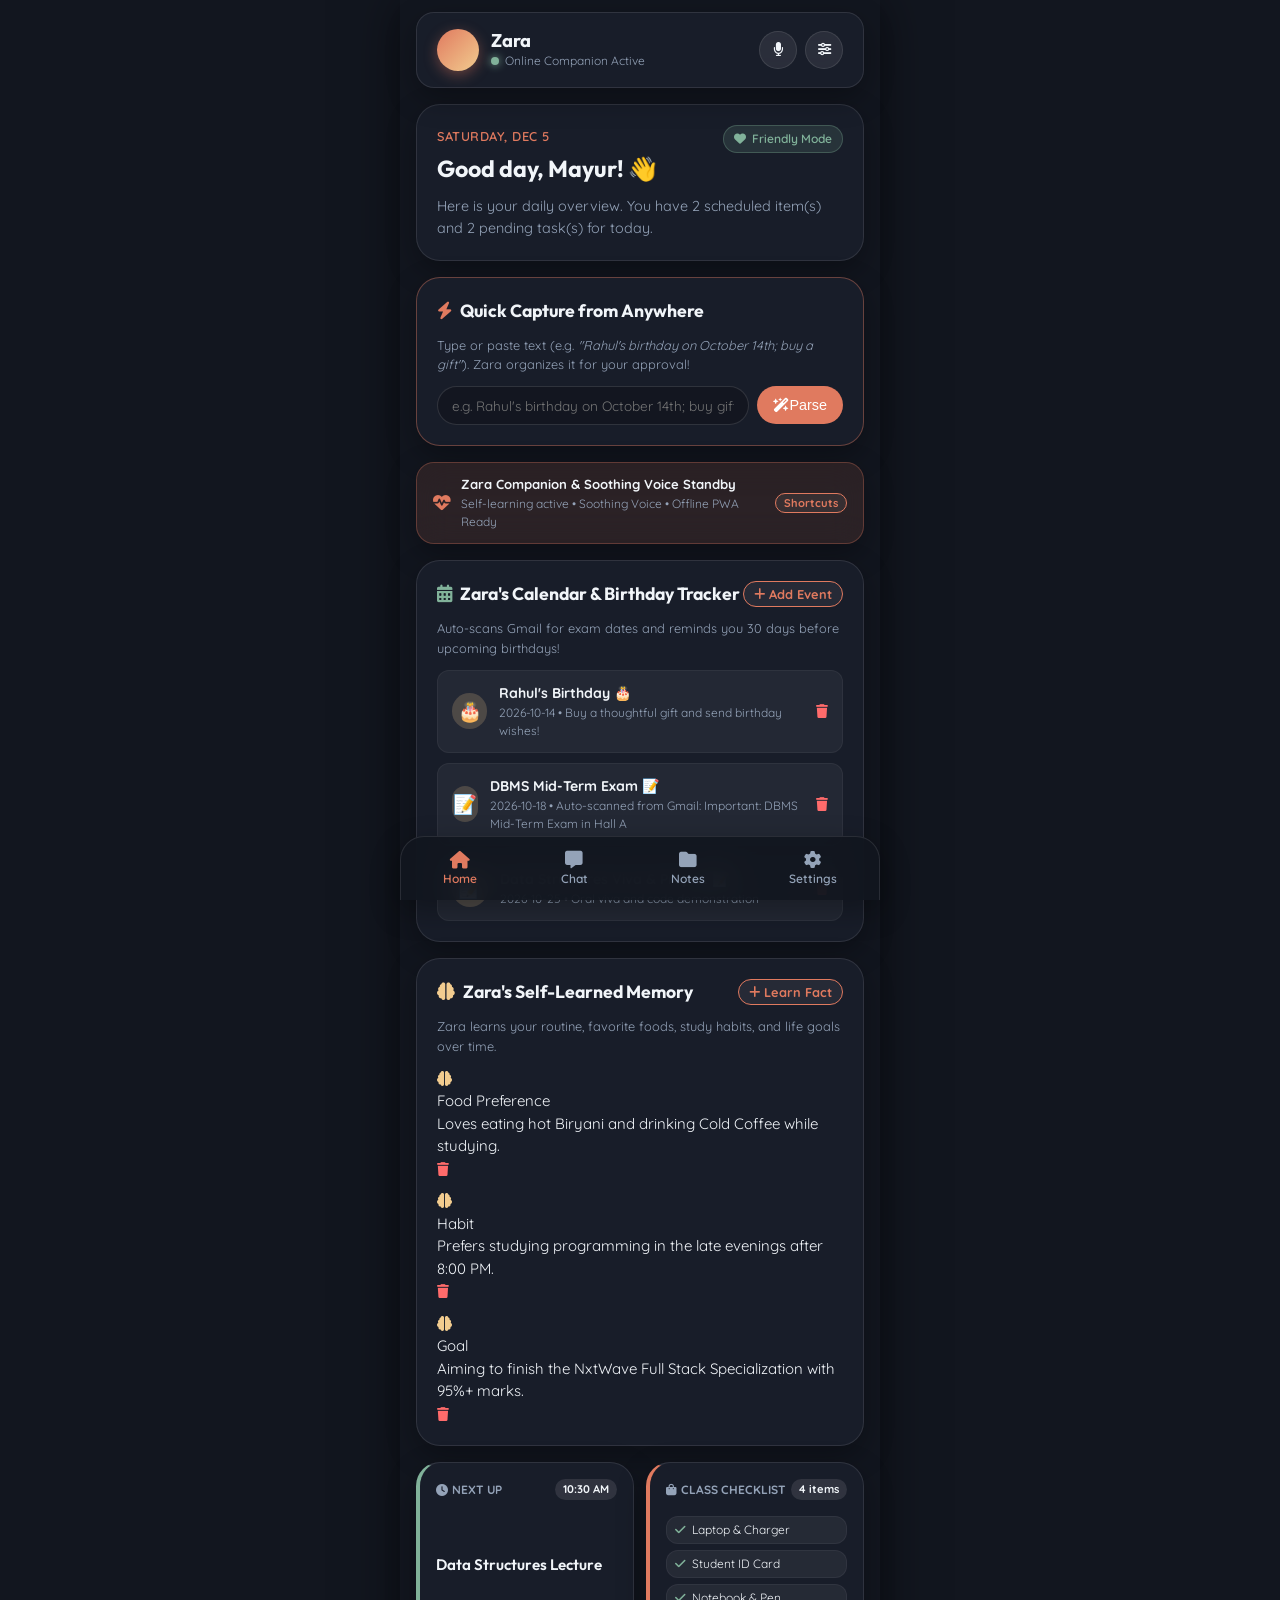
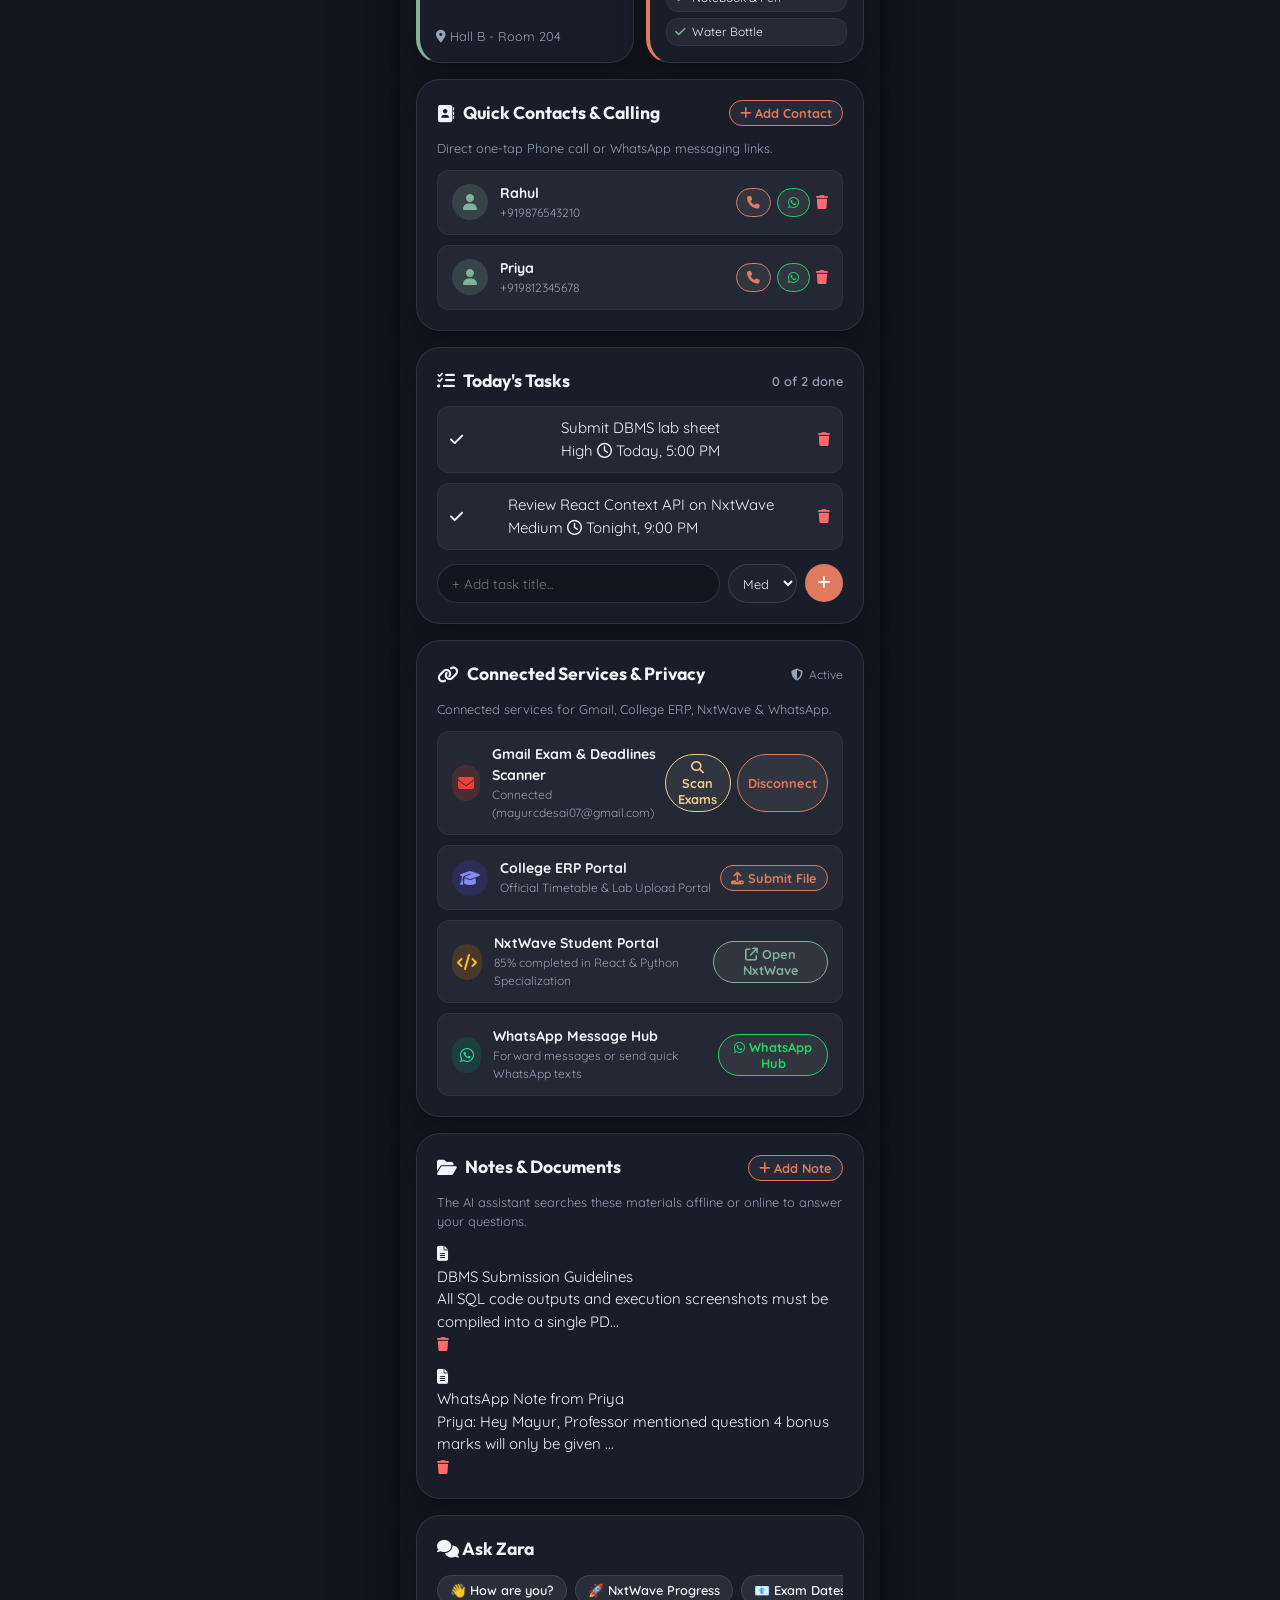
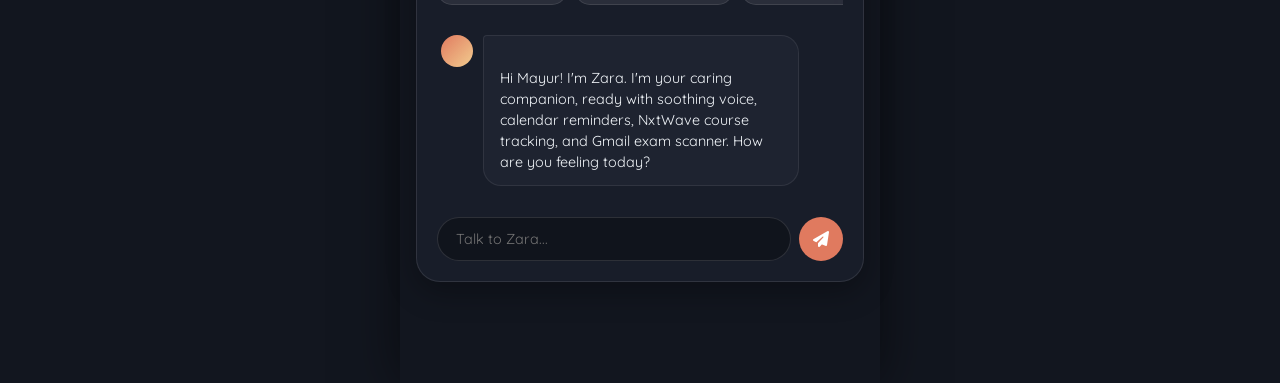
<file: index.html>
<!DOCTYPE html>
<html lang="en">
<head>
  <meta charset="UTF-8">
  <meta name="viewport" content="width=device-width, initial-scale=1.0, maximum-scale=1.0, user-scalable=no">
  <meta name="theme-color" content="#12161F">
  <meta name="mobile-web-app-capable" content="yes">
  <meta name="apple-mobile-web-app-status-bar-style" content="black-translucent">
  <meta name="apple-mobile-web-app-title" content="Zara AI">
  <link rel="manifest" href="manifest.json">
  <link rel="apple-touch-icon" href="https://cdn-icons-png.flaticon.com/512/4712/4712109.png">

  <title>My Personal AI - Zara</title>
  
  <!-- Google Fonts: Quicksand & Outfit -->
  <link rel="preconnect" href="https://fonts.googleapis.com">
  <link rel="preconnect" href="https://fonts.gstatic.com" crossorigin>
  <link href="https://fonts.googleapis.com/css2?family=Outfit:wght@400;500;600;700&family=Quicksand:wght@500;600;700&display=swap" rel="stylesheet">
  
  <!-- FontAwesome for icons -->
  <link rel="stylesheet" href="https://cdnjs.cloudflare.com/ajax/libs/font-awesome/6.4.0/css/all.min.css">
  
  <!-- Custom Dark Mode CSS -->
  <link rel="stylesheet" href="style.css">
</head>
<body>

  <div class="app-viewport">
    
    <!-- Top Bar Navigation -->
    <header class="app-header glass-card">
      <div class="brand-info">
        <div class="assistant-avatar">
          <i class="fa-solid fa-sparkles"></i>
        </div>
        <div>
          <h1 id="brand-title" class="brand-name">Zara</h1>
          <span class="online-badge" id="online-status-badge"><span class="dot"></span> Online Companion Active</span>
        </div>
      </div>
      <div class="header-actions">
        <button id="voice-activation-btn" class="icon-button" onclick="toggleVoiceWakeWord()" title="Toggle Voice Wake Word Activation">
          <i class="fa-solid fa-microphone"></i>
        </button>
        <button id="open-settings-btn" class="icon-button" onclick="openSettings()" aria-label="Settings">
          <i class="fa-solid fa-sliders"></i>
        </button>
      </div>
    </header>

    <!-- Main Scrollable Area -->
    <main class="app-content">

      <!-- Hero Greeting Section -->
      <section class="hero-card glass-card">
        <div class="hero-header">
          <div>
            <span class="date-chip" id="current-date">Saturday, Sep 26</span>
            <h2 class="greeting-text">Good day, <span id="user-display-name">Mayur</span>! 👋</h2>
          </div>
          <div class="tone-indicator-pill" id="active-tone-badge">
            <i class="fa-solid fa-heart"></i> <span id="tone-badge-text">Friendly Mode</span>
          </div>
        </div>
        <p class="hero-subtext" id="hero-summary-text">Loading your daily briefing...</p>
      </section>

      <!-- Quick Capture from Anywhere Card -->
      <section class="section-card glass-card" id="quick-capture-section" style="border: 1px solid rgba(224, 122, 95, 0.4);">
        <div class="section-header">
          <h3><i class="fa-solid fa-bolt" style="color: var(--primary-terracotta);"></i> Quick Capture from Anywhere</h3>
        </div>
        <p class="section-subtext">Type or paste text (e.g. <em>"Rahul's birthday on October 14th; buy a gift"</em>). Zara organizes it for your approval!</p>
        
        <div class="add-task-row">
          <input type="text" id="quick-capture-input" placeholder="e.g. Rahul's birthday on October 14th; buy gift" onkeypress="handleQuickCaptureKeyPress(event)">
          <button class="small-add-btn" style="width: auto; padding: 0 16px; border-radius: 9999px;" onclick="processQuickCapture()"><i class="fa-solid fa-wand-magic-sparkles"></i> Parse</button>
        </div>
      </section>

      <!-- Active Monitoring & System Hardware Settings Banner -->
      <section class="status-banner glass-card" id="voice-location-banner">
        <div class="status-banner-info">
          <i class="fa-solid fa-heart-pulse" style="color: var(--primary-terracotta);"></i>
          <div>
            <strong>Zara Companion & Soothing Voice Standby</strong>
            <div id="location-status-text" style="font-size: 0.75rem; color: var(--text-muted);">Self-learning active • Soothing Voice • Offline PWA Ready</div>
          </div>
        </div>
        <button class="small-outline-btn" style="padding: 2px 8px; font-size: 0.7rem;" onclick="openSystemSettingsModal()">Shortcuts</button>
      </section>

      <!-- Zara's Interactive Calendar & Birthday Tracker Section -->
      <section class="section-card glass-card" id="calendar-section">
        <div class="section-header">
          <h3><i class="fa-solid fa-calendar-days" style="color: var(--accent-sage);"></i> Zara's Calendar & Birthday Tracker</h3>
          <button class="small-outline-btn" onclick="toggleAddEventForm()"><i class="fa-solid fa-plus"></i> Add Event</button>
        </div>
        <p class="section-subtext">Auto-scans Gmail for exam dates and reminds you 30 days before upcoming birthdays!</p>

        <!-- New Event Input Box -->
        <div id="add-event-card" class="add-doc-box hidden">
          <input type="text" id="event-title-input" placeholder="Event Title (e.g. Rahul's Birthday 🎂)" required>
          <select id="event-type-select" class="small-select" style="width:100%; padding:10px; margin-bottom:10px;">
            <option value="Birthday">Birthday 🎂</option>
            <option value="Exam">Exam 📝</option>
            <option value="Event">Event 📅</option>
          </select>
          <input type="date" id="event-date-input" style="width:100%; padding:10px; border-radius:10px; border:1px solid rgba(255,255,255,0.1); background:rgba(0,0,0,0.3); color:#FFF; margin-bottom:10px;" required>
          <input type="number" id="event-reminder-input" placeholder="Reminder Days in Advance (default: 30)" value="30" style="width:100%; padding:10px; border-radius:10px; border:1px solid rgba(255,255,255,0.1); background:rgba(0,0,0,0.3); color:#FFF; margin-bottom:10px;">
          <div class="doc-btn-row">
            <button class="small-save-btn" onclick="saveNewEvent()">Save Event</button>
            <button class="small-cancel-btn" onclick="toggleAddEventForm()">Cancel</button>
          </div>
        </div>

        <!-- Event List Container -->
        <div class="integration-cards-list" id="events-list-container">
          <!-- Populated dynamically -->
        </div>
      </section>

      <!-- Zara's Self-Learned Memory Section -->
      <section class="section-card glass-card" id="memory-section">
        <div class="section-header">
          <h3><i class="fa-solid fa-brain" style="color: var(--accent-amber);"></i> Zara's Self-Learned Memory</h3>
          <button class="small-outline-btn" onclick="toggleAddMemoryForm()"><i class="fa-solid fa-plus"></i> Learn Fact</button>
        </div>
        <p class="section-subtext">Zara learns your routine, favorite foods, study habits, and life goals over time.</p>

        <!-- New Memory Input Box -->
        <div id="add-memory-card" class="add-doc-box hidden">
          <select id="memory-category-select" class="small-select" style="width:100%; padding:10px; margin-bottom:10px;">
            <option value="Routine">Routine</option>
            <option value="Food Preference">Food Preference</option>
            <option value="Habit">Habit</option>
            <option value="Goal">Goal</option>
          </select>
          <input type="text" id="memory-fact-input" placeholder="Fact (e.g. Likes eating Biryani while studying)" required>
          <div class="doc-btn-row">
            <button class="small-save-btn" onclick="saveNewMemory()">Teach Zara</button>
            <button class="small-cancel-btn" onclick="toggleAddMemoryForm()">Cancel</button>
          </div>
        </div>

        <!-- Memory List Container -->
        <div class="doc-list" id="memory-list-container">
          <!-- Populated dynamically -->
        </div>
      </section>

      <!-- Today's Focus & Next Event Widget Grid -->
      <section class="widget-grid" id="schedule-widget-container">
        <!-- Next Class Widget -->
        <div class="widget-card glass-card accent-border-sage">
          <div class="widget-header">
            <span class="widget-label"><i class="fa-solid fa-clock"></i> Next Up</span>
            <span class="time-badge" id="next-event-time">10:30 AM</span>
          </div>
          <h3 class="widget-title" id="next-event-title">Data Structures Lecture</h3>
          <p class="widget-sub" id="next-event-location"><i class="fa-solid fa-location-dot"></i> Hall B - Room 204</p>
        </div>

        <!-- Class Checklist Widget -->
        <div class="widget-card glass-card accent-border-terracotta">
          <div class="widget-header">
            <span class="widget-label"><i class="fa-solid fa-bag-shopping"></i> Class Checklist</span>
            <span class="count-badge" id="checklist-count">4 items</span>
          </div>
          <div class="checklist-pills" id="checklist-container">
            <span class="checklist-tag"><i class="fa-solid fa-check"></i> Laptop & Charger</span>
            <span class="checklist-tag"><i class="fa-solid fa-check"></i> Student ID</span>
            <span class="checklist-tag"><i class="fa-solid fa-check"></i> Notebook & Pen</span>
            <span class="checklist-tag"><i class="fa-solid fa-check"></i> Water Bottle</span>
          </div>
        </div>
      </section>

      <!-- Quick Contacts & Calling Section -->
      <section class="section-card glass-card" id="contacts-section">
        <div class="section-header">
          <h3><i class="fa-solid fa-address-book"></i> Quick Contacts & Calling</h3>
          <button class="small-outline-btn" onclick="toggleAddContactForm()"><i class="fa-solid fa-plus"></i> Add Contact</button>
        </div>
        <p class="section-subtext">Direct one-tap Phone call or WhatsApp messaging links.</p>

        <!-- New Contact Input Box -->
        <div id="add-contact-card" class="add-doc-box hidden">
          <input type="text" id="contact-name-input" placeholder="Contact Name (e.g. Rahul)" required>
          <input type="tel" id="contact-phone-input" placeholder="Phone Number (e.g. +919876543210)" required>
          <div class="doc-btn-row">
            <button class="small-save-btn" onclick="saveNewContact()">Save Contact</button>
            <button class="small-cancel-btn" onclick="toggleAddContactForm()">Cancel</button>
          </div>
        </div>

        <!-- Contacts List Container -->
        <div class="integration-cards-list" id="contacts-list-container">
          <!-- Populated dynamically -->
        </div>
      </section>

      <!-- Tasks Section -->
      <section class="section-card glass-card" id="tasks-section">
        <div class="section-header">
          <h3><i class="fa-solid fa-list-check"></i> Today's Tasks</h3>
          <span class="task-counter" id="task-counter-text">0 of 0 done</span>
        </div>

        <ul class="task-list" id="task-list-container">
          <!-- Dynamic Task Items from LocalStorage -->
        </ul>

        <!-- Add Task Quick Input -->
        <div class="add-task-form">
          <div class="add-task-row">
            <input type="text" id="new-task-input" placeholder="+ Add task title..." onkeypress="handleTaskKeyPress(event)">
            <select id="new-task-priority" class="small-select">
              <option value="High">High</option>
              <option value="Medium" selected>Med</option>
              <option value="Low">Low</option>
            </select>
            <button class="small-add-btn" onclick="addNewTask()"><i class="fa-solid fa-plus"></i></button>
          </div>
        </div>
      </section>

      <!-- Connected Services Section -->
      <section class="section-card glass-card" id="integrations-section">
        <div class="section-header">
          <h3><i class="fa-solid fa-link"></i> Connected Services & Privacy</h3>
          <span class="online-badge"><i class="fa-solid fa-shield-halved"></i> Active</span>
        </div>
        <p class="section-subtext">Connected services for Gmail, College ERP, NxtWave & WhatsApp.</p>

        <div class="integration-cards-list">
          
          <!-- Gmail Integration Card -->
          <div class="integration-item-card">
            <div class="integration-info">
              <div class="integration-icon gmail-icon"><i class="fa-envelope fa-solid"></i></div>
              <div>
                <div class="integration-name">Gmail Exam & Deadlines Scanner</div>
                <div class="integration-desc" id="gmail-status-text">Connected (mayurcdesai07@gmail.com)</div>
              </div>
            </div>
            <div style="display:flex; gap:6px;">
              <button class="small-outline-btn" style="border-color: var(--accent-amber); color: var(--accent-amber);" onclick="scanGmailForExams()"><i class="fa-solid fa-magnifying-glass"></i> Scan Exams</button>
              <button class="small-outline-btn" id="gmail-toggle-btn" onclick="toggleGmailConnect()">Disconnect</button>
            </div>
          </div>

          <!-- College ERP Card -->
          <div class="integration-item-card">
            <div class="integration-info">
              <div class="integration-icon erp-icon"><i class="fa-graduation-cap fa-solid"></i></div>
              <div>
                <div class="integration-name">College ERP Portal</div>
                <div class="integration-desc">Official Timetable & Lab Upload Portal</div>
              </div>
            </div>
            <button class="small-outline-btn" onclick="openErpSubmitModal()"><i class="fa-solid fa-upload"></i> Submit File</button>
          </div>

          <!-- NxtWave Card -->
          <div class="integration-item-card">
            <div class="integration-info">
              <div class="integration-icon nxtwave-icon"><i class="fa-code fa-solid"></i></div>
              <div>
                <div class="integration-name">NxtWave Student Portal</div>
                <div class="integration-desc">85% completed in React & Python Specialization</div>
              </div>
            </div>
            <button class="small-outline-btn" style="border-color: var(--accent-sage); color: var(--accent-sage);" onclick="launchNxtWavePortal()"><i class="fa-solid fa-arrow-up-right-from-square"></i> Open NxtWave</button>
          </div>

          <!-- WhatsApp Forward Card -->
          <div class="integration-item-card">
            <div class="integration-info">
              <div class="integration-icon whatsapp-icon"><i class="fa-whatsapp fa-brands"></i></div>
              <div>
                <div class="integration-name">WhatsApp Message Hub</div>
                <div class="integration-desc">Forward messages or send quick WhatsApp texts</div>
              </div>
            </div>
            <button class="small-outline-btn" style="border-color: #25D366; color: #25D366;" onclick="openWhatsAppForwardModal()"><i class="fa-brands fa-whatsapp"></i> WhatsApp Hub</button>
          </div>

        </div>
      </section>

      <!-- Notes & Documents Section -->
      <section class="section-card glass-card" id="documents-section">
        <div class="section-header">
          <h3><i class="fa-solid fa-folder-open"></i> Notes & Documents</h3>
          <button class="small-outline-btn" onclick="toggleAddDocForm()"><i class="fa-solid fa-plus"></i> Add Note</button>
        </div>
        <p class="section-subtext">The AI assistant searches these materials offline or online to answer your questions.</p>

        <!-- New Document Form -->
        <div id="add-doc-card" class="add-doc-box hidden">
          <input type="text" id="doc-title-input" placeholder="Note Title (e.g. DBMS Submission Rules)" required>
          <input type="text" id="doc-filename-input" placeholder="Filename (e.g. dbms_rules.txt)" required>
          <textarea id="doc-content-input" placeholder="Paste your note or syllabus content here..." rows="3" required></textarea>
          <div class="doc-btn-row">
            <button class="small-save-btn" onclick="saveNewDocument()">Save Note</button>
            <button class="small-cancel-btn" onclick="toggleAddDocForm()">Cancel</button>
          </div>
        </div>

        <!-- Document List Container -->
        <div class="doc-list" id="doc-list-container">
          <!-- Populated dynamically -->
        </div>
      </section>

      <!-- Interactive Assistant Chat Section -->
      <section class="chat-section glass-card" id="chat-section">
        <div class="chat-header">
          <h3><i class="fa-solid fa-comments"></i> Ask <span id="chat-assistant-name">Zara</span></h3>
        </div>

        <!-- Quick Question Suggestions -->
        <div class="quick-chips">
          <button class="chip-btn" onclick="sendQuickPrompt('How is your day going?')">👋 How are you?</button>
          <button class="chip-btn" onclick="sendQuickPrompt('Check NxtWave course progress')">🚀 NxtWave Progress</button>
          <button class="chip-btn" onclick="sendQuickPrompt('Check Gmail for exam dates')">📧 Exam Dates</button>
          <button class="chip-btn" onclick="sendQuickPrompt('What have you learned about me?')">🧠 Zara's Memory</button>
          <button class="chip-btn" onclick="sendQuickPrompt('Upcoming birthdays')">🎂 Birthday Calendar</button>
          <button class="chip-btn" onclick="sendQuickPrompt('I am hungry, suggest food')">🍲 Suggest Food</button>
        </div>

        <!-- Chat Messages Container -->
        <div class="chat-messages" id="chat-messages-container">
          <!-- Initial Assistant Message -->
          <div class="message assistant-msg">
            <div class="msg-avatar"><i class="fa-solid fa-sparkles"></i></div>
            <div class="msg-bubble" id="welcome-chat-bubble">
              Hi Mayur! I'm Zara. I'm your caring companion, ready with soothing voice, calendar reminders, NxtWave course tracking, and Gmail exam scanner. How are you feeling today?
            </div>
          </div>
        </div>

        <!-- Chat Input Form -->
        <form id="chat-form" class="chat-input-form" onsubmit="handleChatSubmit(event)">
          <input type="text" id="chat-input" placeholder="Talk to Zara..." autocomplete="off" required>
          <button type="submit" class="send-btn" aria-label="Send">
            <i class="fa-solid fa-paper-plane"></i>
          </button>
        </form>
      </section>

    </main>

    <!-- Bottom Navigation Bar for Mobile Feel -->
    <nav class="bottom-nav glass-card">
      <button class="nav-item active" onclick="scrollToTop()">
        <i class="fa-solid fa-house"></i>
        <span>Home</span>
      </button>
      <button class="nav-item" onclick="scrollToChat()">
        <i class="fa-solid fa-message"></i>
        <span>Chat</span>
      </button>
      <button class="nav-item" onclick="scrollToDocs()">
        <i class="fa-solid fa-folder"></i>
        <span>Notes</span>
      </button>
      <button class="nav-item" onclick="openSettings()">
        <i class="fa-solid fa-gear"></i>
        <span>Settings</span>
      </button>
    </nav>

  </div>

  <!-- Quick Capture Confirmation Modal -->
  <div id="quick-capture-modal" class="modal-overlay hidden">
    <div class="modal-card glass-card">
      <div class="modal-header">
        <h3><i class="fa-solid fa-wand-magic-sparkles" style="color: var(--primary-terracotta);"></i> Confirm Quick Capture</h3>
        <button class="close-btn" onclick="closeQuickCaptureModal()"><i class="fa-solid fa-xmark"></i></button>
      </div>
      <div class="modal-body">
        <p style="font-size:0.8rem; color:var(--text-muted); margin-bottom:12px;">Review suggested classification before saving:</p>
        
        <div class="setting-group">
          <label>Suggested Category</label>
          <select id="qc-category-select" class="small-select" style="width:100%; padding:10px;">
            <option value="Appointment / Class">Appointment / Class</option>
            <option value="Task">Task</option>
            <option value="Reminder">Reminder</option>
            <option value="Checklist Item">Checklist Item</option>
          </select>
        </div>

        <div class="setting-group">
          <label>Title</label>
          <input type="text" id="qc-title-input" required>
        </div>

        <div class="setting-group">
          <label>Suggested Time</label>
          <input type="text" id="qc-time-input">
        </div>

        <div class="setting-group" id="qc-checklist-group">
          <label>Checklist Items</label>
          <input type="text" id="qc-checklist-input" placeholder="e.g. bring lab record">
        </div>
      </div>
      <div class="modal-footer" style="display: flex; gap: 10px;">
        <button class="save-btn" style="background: var(--text-muted);" onclick="closeQuickCaptureModal()">Cancel</button>
        <button class="save-btn" onclick="confirmSaveQuickCapture()">Confirm & Save</button>
      </div>
    </div>
  </div>

  <!-- Preferences Modal -->
  <div id="settings-modal" class="modal-overlay hidden">
    <div class="modal-card glass-card">
      <div class="modal-header">
        <h3><i class="fa-solid fa-sliders"></i> Preferences</h3>
        <button class="close-btn" onclick="closeSettings()"><i class="fa-solid fa-xmark"></i></button>
      </div>

      <div class="modal-body">
        
        <div class="setting-group">
          <label for="assistant-name-input">Assistant Name</label>
          <input type="text" id="assistant-name-input" value="Zara" placeholder="e.g. Zara">
          <span class="setting-help">Say "Zara" to activate hands-free voice.</span>
        </div>

        <div class="setting-group">
          <label for="user-name-input">Your Preferred Name</label>
          <input type="text" id="user-name-input" value="Mayur" placeholder="Your name">
        </div>

        <div class="setting-group">
          <label for="tone-select">Tone Style</label>
          <select id="tone-select" class="small-select" style="width: 100%; padding: 10px;">
            <option value="friendly" selected>Warm & Caring Parent</option>
            <option value="playful">Playful & Witty</option>
          </select>
        </div>

        <div class="setting-group" style="margin-top: 24px; border-top: 1px solid rgba(255,255,255,0.1); padding-top: 16px;">
          <label><i class="fa-solid fa-shield-halved"></i> Data & Privacy Control</label>
          <p class="setting-help">Reset all data to fresh initial defaults.</p>
          <button class="save-btn" style="background: #D90429; margin-top: 8px;" onclick="deleteAllData()">Reset All My Data</button>
        </div>

      </div>

      <div class="modal-footer">
        <button class="save-btn" onclick="saveSettings()">Save Preferences</button>
      </div>
    </div>
  </div>

  <!-- System Shortcuts Modal -->
  <div id="system-settings-modal" class="modal-overlay hidden">
    <div class="modal-card glass-card">
      <div class="modal-header">
        <h3><i class="fa-solid fa-sliders"></i> Device Shortcuts</h3>
        <button class="close-btn" onclick="closeSystemSettingsModal()"><i class="fa-solid fa-xmark"></i></button>
      </div>
      <div class="modal-body">
        <p style="font-size: 0.85rem; color: var(--text-muted); margin-bottom: 14px;">
          Quick device settings & battery checker:
        </p>
        
        <div style="display: flex; flex-direction: column; gap: 10px;">
          <button class="save-btn" style="background: rgba(255,255,255,0.1); border: 1px solid rgba(255,255,255,0.2);" onclick="checkBatteryStatus()">
            <i class="fa-solid fa-battery-half"></i> Check Battery Charge
          </button>
          
          <a href="intent:#Intent;action=android.settings.LOCATION_SOURCE_SETTINGS;end" target="_blank" class="save-btn" style="background: rgba(255,255,255,0.1); text-decoration: none; text-align: center; border: 1px solid rgba(255,255,255,0.2);">
            <i class="fa-solid fa-location-dot"></i> Open Location Settings
          </a>
        </div>
      </div>
      <div class="modal-footer">
        <button class="save-btn" style="background: var(--text-muted);" onclick="closeSystemSettingsModal()">Close</button>
      </div>
    </div>
  </div>

  <!-- ERP File Submission Modal -->
  <div id="erp-modal" class="modal-overlay hidden">
    <div class="modal-card glass-card">
      <div class="modal-header">
        <h3><i class="fa-solid fa-file-arrow-up"></i> ERP Submission Confirmation</h3>
        <button class="close-btn" onclick="closeErpModal()"><i class="fa-solid fa-xmark"></i></button>
      </div>
      <div class="modal-body" id="erp-modal-body">
        <div style="background: rgba(0,0,0,0.3); padding: 12px; border-radius: 12px; margin-bottom: 12px; border: 1px solid rgba(255,255,255,0.08);">
          <p><strong>Assignment:</strong> DBMS Lab Sheet 4</p>
          <p><strong>Course:</strong> Database Management Systems</p>
          <p><strong>Destination:</strong> Official College ERP Portal</p>
          <p><strong>Selected File:</strong> <span id="erp-selected-file">dbms_lab_submission.pdf</span></p>
          <p><strong>Deadline:</strong> Today, 5:00 PM</p>
        </div>
        <p style="font-size: 0.85rem; color: var(--text-muted);">Confirm uploading file to your college portal.</p>
      </div>
      <div class="modal-footer" style="display: flex; gap: 10px;">
        <button class="save-btn" style="background: var(--text-muted);" onclick="closeErpModal()">Cancel</button>
        <button class="save-btn" onclick="confirmErpUpload()">Confirm & Upload</button>
      </div>
    </div>
  </div>

  <!-- WhatsApp Forward Modal -->
  <div id="whatsapp-modal" class="modal-overlay hidden">
    <div class="modal-card glass-card">
      <div class="modal-header">
        <h3><i class="fa-brands fa-whatsapp" style="color: #34D399;"></i> Share Message to Zara</h3>
        <button class="close-btn" onclick="closeWhatsAppModal()"><i class="fa-solid fa-xmark"></i></button>
      </div>
      <div class="modal-body">
        <p style="font-size: 0.85rem; color: var(--text-muted); margin-bottom: 12px;">Paste or forward a message content to store it in Zara's memory.</p>
        <input type="text" id="wa-sender-input" placeholder="Sender Name (e.g. Class Rep / Prof. Sharma)" style="width:100%; padding:10px; border-radius:10px; border:1px solid rgba(255,255,255,0.1); background:rgba(0,0,0,0.3); color:#FFF; margin-bottom:10px;" required>
        <textarea id="wa-text-input" placeholder="Paste the message content here..." rows="4" style="width:100%; padding:10px; border-radius:10px; border:1px solid rgba(255,255,255,0.1); background:rgba(0,0,0,0.3); color:#FFF;" required></textarea>
      </div>
      <div class="modal-footer" style="display: flex; gap: 10px;">
        <button class="save-btn" style="background: var(--text-muted);" onclick="closeWhatsAppModal()">Cancel</button>
        <button class="save-btn" style="background: #059669;" onclick="saveWhatsAppForward()">Save to Zara Notes</button>
      </div>
    </div>
  </div>

  <!-- Standalone Javascript -->
  <script src="app.js"></script>
</body>
</html>
</file>
<file: style.css>
/* ==========================================================================
   Design DNA: Dark Mode Theme (Deep Charcoal #12161F, Soft Dark Card #1E2330, Warm Accents)
   ========================================================================== */

:root {
  --bg-dark: #12161F;
  --bg-card-dark: rgba(30, 35, 48, 0.85);
  --text-main: #F1F5F9;
  --text-muted: #94A3B8;
  
  --primary-terracotta: #E07A5F;
  --primary-terracotta-hover: #F08A6F;
  
  --accent-sage: #81B29A;
  --accent-sage-light: rgba(129, 178, 154, 0.15);
  
  --accent-amber: #F2CC8F;
  --accent-amber-light: rgba(242, 204, 143, 0.15);
  
  --glass-bg: rgba(26, 31, 44, 0.85);
  --glass-border: rgba(255, 255, 255, 0.1);
  --glass-shadow: 0 10px 30px rgba(0, 0, 0, 0.3);
  
  --radius-sm: 12px;
  --radius-md: 18px;
  --radius-lg: 24px;
  --radius-pill: 9999px;
  
  --font-heading: 'Outfit', sans-serif;
  --font-body: 'Quicksand', sans-serif;
}

/* Reset & Base Setup */
* {
  box-sizing: border-box;
  margin: 0;
  padding: 0;
  -webkit-tap-highlight-color: transparent;
}

body {
  background-color: var(--bg-dark);
  color: var(--text-main);
  font-family: var(--font-body);
  font-size: 15px;
  line-height: 1.5;
  display: flex;
  justify-content: center;
  align-items: flex-start;
  min-height: 100vh;
  padding: 0;
  overflow-x: hidden;
}

.hidden {
  display: none !important;
}

/* Mobile Viewport Container */
.app-viewport {
  width: 100%;
  max-width: 480px;
  min-height: 100vh;
  background: var(--bg-dark);
  display: flex;
  flex-direction: column;
  position: relative;
  box-shadow: 0 0 50px rgba(0, 0, 0, 0.5);
  padding-bottom: 85px;
}

/* Glassmorphism Dark Card Style */
.glass-card {
  background: var(--glass-bg);
  backdrop-filter: blur(16px);
  -webkit-backdrop-filter: blur(16px);
  border: 1px solid var(--glass-border);
  border-radius: var(--radius-lg);
  box-shadow: var(--glass-shadow);
}

/* Header */
.app-header {
  position: sticky;
  top: 0;
  z-index: 100;
  display: flex;
  align-items: center;
  justify-content: space-between;
  padding: 16px 20px;
  margin: 12px 16px 0 16px;
  border-radius: var(--radius-md);
}

.brand-info {
  display: flex;
  align-items: center;
  gap: 12px;
}

.assistant-avatar {
  width: 42px;
  height: 42px;
  border-radius: var(--radius-pill);
  background: linear-gradient(135deg, var(--primary-terracotta), var(--accent-amber));
  color: #FFF;
  display: flex;
  align-items: center;
  justify-content: center;
  font-size: 1.2rem;
  box-shadow: 0 4px 14px rgba(224, 122, 95, 0.4);
}

.brand-name {
  font-family: var(--font-heading);
  font-size: 1.15rem;
  font-weight: 700;
  color: var(--text-main);
  line-height: 1.2;
}

.online-badge {
  font-size: 0.75rem;
  color: var(--text-muted);
  display: flex;
  align-items: center;
  gap: 6px;
}

.online-badge .dot {
  width: 8px;
  height: 8px;
  border-radius: 50%;
  background-color: var(--accent-sage);
  display: inline-block;
  box-shadow: 0 0 8px var(--accent-sage);
}

.header-actions {
  display: flex;
  align-items: center;
  gap: 8px;
}

.icon-button {
  background: rgba(255, 255, 255, 0.08);
  border: 1px solid rgba(255, 255, 255, 0.1);
  width: 38px;
  height: 38px;
  border-radius: var(--radius-pill);
  color: var(--text-main);
  cursor: pointer;
  display: flex;
  align-items: center;
  justify-content: center;
  transition: all 0.2s ease;
}

.icon-button:hover, .icon-button.active-voice {
  background: var(--primary-terracotta);
  color: #FFF;
  transform: translateY(-1px);
  box-shadow: 0 0 12px rgba(224, 122, 95, 0.5);
}

/* Main Content Padding */
.app-content {
  padding: 16px;
  display: flex;
  flex-direction: column;
  gap: 16px;
}

/* Hero Section */
.hero-card {
  padding: 20px;
}

.hero-header {
  display: flex;
  justify-content: space-between;
  align-items: flex-start;
  gap: 8px;
}

.date-chip {
  font-size: 0.8rem;
  font-weight: 600;
  text-transform: uppercase;
  letter-spacing: 0.5px;
  color: var(--primary-terracotta);
}

.greeting-text {
  font-family: var(--font-heading);
  font-size: 1.45rem;
  font-weight: 700;
  margin-top: 4px;
}

.tone-indicator-pill {
  background: var(--accent-sage-light);
  color: var(--accent-sage);
  border: 1px solid rgba(129, 178, 154, 0.3);
  padding: 4px 10px;
  border-radius: var(--radius-pill);
  font-size: 0.75rem;
  font-weight: 600;
  display: flex;
  align-items: center;
  gap: 6px;
  white-space: nowrap;
}

.hero-subtext {
  font-size: 0.9rem;
  color: var(--text-muted);
  margin-top: 10px;
}

/* Voice & Location Status Banner */
.status-banner {
  background: rgba(224, 122, 95, 0.12);
  border: 1px solid rgba(224, 122, 95, 0.3);
  border-radius: var(--radius-md);
  padding: 12px 16px;
  display: flex;
  align-items: center;
  justify-content: space-between;
  font-size: 0.82rem;
}

.status-banner-info {
  display: flex;
  align-items: center;
  gap: 10px;
}

.status-banner-info i {
  color: var(--primary-terracotta);
  font-size: 1.1rem;
}

/* Grid Widgets */
.widget-grid {
  display: grid;
  grid-template-columns: 1fr 1fr;
  gap: 12px;
}

.widget-card {
  padding: 16px;
  display: flex;
  flex-direction: column;
  justify-content: space-between;
}

.accent-border-sage {
  border-left: 4px solid var(--accent-sage);
}

.accent-border-terracotta {
  border-left: 4px solid var(--primary-terracotta);
}

.widget-header {
  display: flex;
  justify-content: space-between;
  align-items: center;
  margin-bottom: 8px;
}

.widget-label {
  font-size: 0.75rem;
  font-weight: 700;
  text-transform: uppercase;
  color: var(--text-muted);
  display: flex;
  align-items: center;
  gap: 4px;
}

.time-badge, .count-badge {
  background: rgba(255, 255, 255, 0.1);
  color: var(--text-main);
  font-size: 0.7rem;
  font-weight: 700;
  padding: 2px 8px;
  border-radius: var(--radius-pill);
}

.widget-title {
  font-family: var(--font-heading);
  font-size: 0.95rem;
  font-weight: 600;
  line-height: 1.3;
}

.widget-sub {
  font-size: 0.8rem;
  color: var(--text-muted);
  margin-top: 6px;
}

.checklist-pills {
  display: flex;
  flex-direction: column;
  gap: 6px;
  margin-top: 8px;
}

.checklist-tag {
  font-size: 0.75rem;
  background: rgba(255, 255, 255, 0.06);
  padding: 4px 8px;
  border-radius: var(--radius-sm);
  border: 1px solid rgba(255, 255, 255, 0.05);
  display: flex;
  align-items: center;
  gap: 6px;
}

.checklist-tag i {
  color: var(--accent-sage);
}

/* Section Cards */
.section-card {
  padding: 20px;
}

.section-header {
  display: flex;
  justify-content: space-between;
  align-items: center;
  margin-bottom: 12px;
}

.section-header h3 {
  font-family: var(--font-heading);
  font-size: 1.1rem;
  font-weight: 700;
  display: flex;
  align-items: center;
  gap: 8px;
  color: var(--text-main);
}

.section-subtext {
  font-size: 0.8rem;
  color: var(--text-muted);
  margin-bottom: 12px;
}

.task-counter {
  font-size: 0.8rem;
  color: var(--text-muted);
  font-weight: 600;
}

.task-list {
  list-style: none;
  display: flex;
  flex-direction: column;
  gap: 10px;
}

.task-item {
  display: flex;
  justify-content: space-between;
  align-items: center;
  padding: 10px 12px;
  background: rgba(255, 255, 255, 0.05);
  border-radius: var(--radius-sm);
  border: 1px solid rgba(255, 255, 255, 0.05);
  transition: all 0.2s ease;
}

.task-item.completed {
  opacity: 0.5;
}

.task-item.completed .task-text {
  text-decoration: line-through;
}

.task-checkbox-label {
  display: flex;
  align-items: center;
  gap: 10px;
  cursor: pointer;
  width: 100%;
}

.task-checkbox-label input {
  display: none;
}

.checkmark {
  width: 20px;
  height: 20px;
  border-radius: 6px;
  border: 2px solid var(--text-muted);
  display: flex;
  align-items: center;
  justify-content: center;
  transition: all 0.2s ease;
  flex-shrink: 0;
}

.task-checkbox-label input:checked + .checkmark {
  background: var(--accent-sage);
  border-color: var(--accent-sage);
}

.task-checkbox-label input:checked + .checkmark::after {
  content: '✓';
  color: white;
  font-size: 12px;
  font-weight: bold;
}

.task-text {
  font-weight: 600;
  font-size: 0.9rem;
}

.priority-tag {
  font-size: 0.7rem;
  font-weight: 700;
  padding: 2px 8px;
  border-radius: var(--radius-pill);
  text-transform: uppercase;
  margin-left: 8px;
}

.priority-tag.high {
  background: rgba(217, 4, 41, 0.2);
  color: #FF6B6B;
}

.priority-tag.medium {
  background: var(--accent-amber-light);
  color: var(--accent-amber);
}

.priority-tag.low {
  background: var(--accent-sage-light);
  color: var(--accent-sage);
}

.add-task-form {
  margin-top: 14px;
}

.add-task-row {
  display: flex;
  gap: 8px;
}

.add-task-row input {
  flex: 1;
  padding: 10px 14px;
  border-radius: var(--radius-pill);
  border: 1px solid rgba(255, 255, 255, 0.12);
  font-family: var(--font-body);
  font-size: 0.85rem;
  background: rgba(0, 0, 0, 0.2);
  color: var(--text-main);
  outline: none;
}

.add-task-row input:focus {
  border-color: var(--primary-terracotta);
}

.small-select {
  padding: 8px 10px;
  border-radius: var(--radius-pill);
  border: 1px solid rgba(255, 255, 255, 0.12);
  font-family: var(--font-body);
  font-size: 0.8rem;
  background: #1E2330;
  color: var(--text-main);
}

.small-add-btn {
  background: var(--primary-terracotta);
  color: #FFF;
  border: none;
  width: 38px;
  height: 38px;
  border-radius: var(--radius-pill);
  cursor: pointer;
  display: flex;
  align-items: center;
  justify-content: center;
  font-size: 0.9rem;
  flex-shrink: 0;
  transition: transform 0.2s ease;
}

.small-add-btn:hover {
  transform: scale(1.05);
}

/* Connected Services Section */
.integration-cards-list {
  display: flex;
  flex-direction: column;
  gap: 10px;
}

.integration-item-card {
  display: flex;
  justify-content: space-between;
  align-items: center;
  padding: 12px 14px;
  background: rgba(255, 255, 255, 0.05);
  border-radius: var(--radius-sm);
  border: 1px solid rgba(255, 255, 255, 0.05);
}

.integration-info {
  display: flex;
  align-items: center;
  gap: 12px;
}

.integration-icon {
  width: 36px;
  height: 36px;
  border-radius: var(--radius-pill);
  display: flex;
  align-items: center;
  justify-content: center;
  font-size: 1rem;
}

.gmail-icon { background: rgba(234, 67, 53, 0.2); color: #EA4335; }
.erp-icon { background: rgba(79, 70, 229, 0.2); color: #818CF8; }
.nxtwave-icon { background: rgba(217, 119, 6, 0.2); color: #FBBF24; }
.whatsapp-icon { background: rgba(5, 150, 105, 0.2); color: #34D399; }

.integration-name {
  font-weight: 700;
  font-size: 0.88rem;
}

.integration-desc {
  font-size: 0.75rem;
  color: var(--text-muted);
}

.status-pill {
  font-size: 0.75rem;
  font-weight: 700;
  padding: 4px 10px;
  border-radius: var(--radius-pill);
}

.status-pill.active-pill {
  background: var(--accent-sage-light);
  color: var(--accent-sage);
}

/* Document & Notes Box */
.small-outline-btn {
  background: rgba(255, 255, 255, 0.06);
  border: 1px solid var(--primary-terracotta);
  color: var(--primary-terracotta);
  padding: 4px 10px;
  border-radius: var(--radius-pill);
  font-family: var(--font-body);
  font-size: 0.8rem;
  font-weight: 700;
  cursor: pointer;
}

.small-outline-btn:hover {
  background: var(--primary-terracotta);
  color: #FFF;
}

.add-doc-box {
  background: #1E2330;
  border-radius: var(--radius-md);
  padding: 14px;
  display: flex;
  flex-direction: column;
  gap: 10px;
  margin-bottom: 14px;
  border: 1px solid rgba(255, 255, 255, 0.1);
}

.add-doc-box input, .add-doc-box textarea {
  width: 100%;
  padding: 10px;
  border-radius: var(--radius-sm);
  border: 1px solid rgba(255, 255, 255, 0.1);
  background: rgba(0, 0, 0, 0.2);
  color: var(--text-main);
  font-family: var(--font-body);
  font-size: 0.85rem;
}

.doc-btn-row {
  display: flex;
  gap: 8px;
}

.small-save-btn {
  background: var(--primary-terracotta);
  color: #FFF;
  border: none;
  padding: 8px 16px;
  border-radius: var(--radius-pill);
  font-weight: 700;
  cursor: pointer;
  font-size: 0.8rem;
}

.small-cancel-btn {
  background: var(--text-muted);
  color: #FFF;
  border: none;
  padding: 8px 16px;
  border-radius: var(--radius-pill);
  font-weight: 700;
  cursor: pointer;
  font-size: 0.8rem;
}

.doc-list {
  display: flex;
  flex-direction: column;
  gap: 10px;
}

.doc-card {
  background: rgba(255, 255, 255, 0.05);
  border-radius: var(--radius-sm);
  padding: 12px;
  border: 1px solid rgba(255, 255, 255, 0.05);
}

.doc-card-header {
  display: flex;
  justify-content: space-between;
  align-items: center;
}

.doc-card-title {
  font-weight: 700;
  font-size: 0.9rem;
  color: var(--text-main);
}

.doc-file-tag {
  font-size: 0.75rem;
  font-family: monospace;
  background: rgba(255, 255, 255, 0.08);
  padding: 2px 6px;
  border-radius: 4px;
}

.doc-card-snippet {
  font-size: 0.8rem;
  color: var(--text-muted);
  margin-top: 6px;
  line-height: 1.4;
}

.doc-card-footer {
  display: flex;
  justify-content: space-between;
  align-items: center;
  margin-top: 8px;
  font-size: 0.75rem;
  color: var(--text-muted);
}

.delete-doc-btn {
  background: none;
  border: none;
  color: #FF6B6B;
  cursor: pointer;
  font-size: 0.85rem;
}

/* Chat Section */
.chat-section {
  padding: 20px;
}

.chat-header h3 {
  font-family: var(--font-heading);
  font-size: 1.1rem;
  font-weight: 700;
  margin-bottom: 12px;
}

.quick-chips {
  display: flex;
  gap: 8px;
  overflow-x: auto;
  padding-bottom: 8px;
  margin-bottom: 12px;
  scrollbar-width: none;
}

.quick-chips::-webkit-scrollbar {
  display: none;
}

.chip-btn {
  background: rgba(255, 255, 255, 0.08);
  border: 1px solid rgba(255, 255, 255, 0.1);
  padding: 6px 12px;
  border-radius: var(--radius-pill);
  font-family: var(--font-body);
  font-size: 0.8rem;
  font-weight: 600;
  color: var(--text-main);
  white-space: nowrap;
  cursor: pointer;
  transition: all 0.2s ease;
}

.chip-btn:hover {
  background: var(--primary-terracotta);
  color: #FFF;
}

.chat-messages {
  max-height: 320px;
  min-height: 180px;
  overflow-y: auto;
  display: flex;
  flex-direction: column;
  gap: 12px;
  padding: 10px 4px;
  margin-bottom: 12px;
}

.message {
  display: flex;
  gap: 10px;
  max-width: 90%;
  animation: fadeIn 0.3s ease;
}

@keyframes fadeIn {
  from { opacity: 0; transform: translateY(6px); }
  to { opacity: 1; transform: translateY(0); }
}

.assistant-msg {
  align-self: flex-start;
}

.user-msg {
  align-self: flex-end;
  flex-direction: row-reverse;
}

.msg-avatar {
  width: 32px;
  height: 32px;
  border-radius: var(--radius-pill);
  background: linear-gradient(135deg, var(--primary-terracotta), var(--accent-amber));
  color: #FFF;
  display: flex;
  align-items: center;
  justify-content: center;
  font-size: 0.85rem;
  flex-shrink: 0;
}

.user-msg .msg-avatar {
  background: #334155;
}

.msg-bubble {
  padding: 12px 16px;
  border-radius: 18px;
  font-size: 0.9rem;
  line-height: 1.45;
  white-space: pre-line;
}

.assistant-msg .msg-bubble {
  background: #1E2330;
  border-top-left-radius: 4px;
  border: 1px solid rgba(255, 255, 255, 0.08);
}

.user-msg .msg-bubble {
  background: var(--primary-terracotta);
  color: #FFFFFF;
  border-top-right-radius: 4px;
}

.chat-input-form {
  display: flex;
  gap: 8px;
}

.chat-input-form input {
  flex: 1;
  padding: 12px 18px;
  border-radius: var(--radius-pill);
  border: 1px solid rgba(255, 255, 255, 0.12);
  font-family: var(--font-body);
  font-size: 0.9rem;
  background: rgba(0, 0, 0, 0.3);
  color: var(--text-main);
  outline: none;
}

.chat-input-form input:focus {
  border-color: var(--primary-terracotta);
}

.send-btn {
  background: var(--primary-terracotta);
  color: #FFF;
  border: none;
  width: 44px;
  height: 44px;
  border-radius: var(--radius-pill);
  cursor: pointer;
  display: flex;
  align-items: center;
  justify-content: center;
  font-size: 1rem;
  flex-shrink: 0;
  transition: transform 0.2s ease;
}

.send-btn:hover {
  background: var(--primary-terracotta-hover);
  transform: scale(1.04);
}

/* Bottom Navigation */
.bottom-nav {
  position: fixed;
  bottom: 0;
  width: 100%;
  max-width: 480px;
  height: 64px;
  display: flex;
  justify-content: space-around;
  align-items: center;
  border-radius: var(--radius-lg) var(--radius-lg) 0 0;
  z-index: 90;
  border-bottom: none;
  background: rgba(18, 22, 31, 0.92);
}

.nav-item {
  background: none;
  border: none;
  display: flex;
  flex-direction: column;
  align-items: center;
  gap: 3px;
  color: var(--text-muted);
  font-family: var(--font-body);
  font-size: 0.75rem;
  font-weight: 600;
  cursor: pointer;
  transition: color 0.2s ease;
}

.nav-item i {
  font-size: 1.1rem;
}

.nav-item.active, .nav-item:hover {
  color: var(--primary-terracotta);
}

/* Settings Modal Overlay */
.modal-overlay {
  position: fixed;
  top: 0;
  left: 0;
  width: 100vw;
  height: 100vh;
  background: rgba(0, 0, 0, 0.6);
  backdrop-filter: blur(6px);
  z-index: 200;
  display: flex;
  justify-content: center;
  align-items: center;
  padding: 16px;
  animation: fadeIn 0.2s ease;
}

.modal-card {
  width: 100%;
  max-width: 420px;
  max-height: 90vh;
  overflow-y: auto;
  padding: 24px;
  background: #1A1F2C;
  color: var(--text-main);
  border: 1px solid rgba(255, 255, 255, 0.1);
}

.modal-header {
  display: flex;
  justify-content: space-between;
  align-items: center;
  margin-bottom: 20px;
}

.modal-header h3 {
  font-family: var(--font-heading);
  font-size: 1.25rem;
}

.close-btn {
  background: none;
  border: none;
  font-size: 1.2rem;
  color: var(--text-muted);
  cursor: pointer;
}

.setting-group {
  display: flex;
  flex-direction: column;
  gap: 8px;
  margin-bottom: 20px;
}

.setting-group label {
  font-weight: 700;
  font-size: 0.9rem;
}

.setting-group input[type="text"] {
  padding: 12px 16px;
  border-radius: var(--radius-sm);
  border: 1px solid rgba(255, 255, 255, 0.12);
  background: rgba(0, 0, 0, 0.3);
  color: var(--text-main);
  font-family: var(--font-body);
  font-size: 0.95rem;
}

.setting-help {
  font-size: 0.75rem;
  color: var(--text-muted);
}

.tone-options {
  display: flex;
  flex-direction: column;
  gap: 12px;
  margin-top: 4px;
}

.tone-radio-card {
  border: 2px solid rgba(255, 255, 255, 0.1);
  border-radius: var(--radius-md);
  padding: 14px;
  cursor: pointer;
  display: flex;
  align-items: flex-start;
  gap: 12px;
  transition: all 0.2s ease;
  background: rgba(255, 255, 255, 0.03);
}

.tone-radio-card input {
  margin-top: 4px;
  accent-color: var(--primary-terracotta);
}

.tone-radio-card.active {
  border-color: var(--primary-terracotta);
  background: rgba(224, 122, 95, 0.1);
}

.tone-title {
  font-weight: 700;
  font-size: 0.95rem;
  display: flex;
  align-items: center;
  gap: 6px;
}

.tone-desc {
  font-size: 0.8rem;
  color: var(--text-muted);
  margin-top: 2px;
}

.tone-example {
  font-size: 0.8rem;
  font-style: italic;
  color: var(--primary-terracotta);
  margin-top: 6px;
  background: rgba(0, 0, 0, 0.3);
  padding: 6px 10px;
  border-radius: var(--radius-sm);
}

.save-btn {
  width: 100%;
  background: var(--primary-terracotta);
  color: #FFF;
  border: none;
  padding: 14px;
  border-radius: var(--radius-pill);
  font-family: var(--font-heading);
  font-size: 1rem;
  font-weight: 700;
  cursor: pointer;
  transition: background 0.2s ease;
}

.save-btn:hover {
  background: var(--primary-terracotta-hover);
}
</file>
